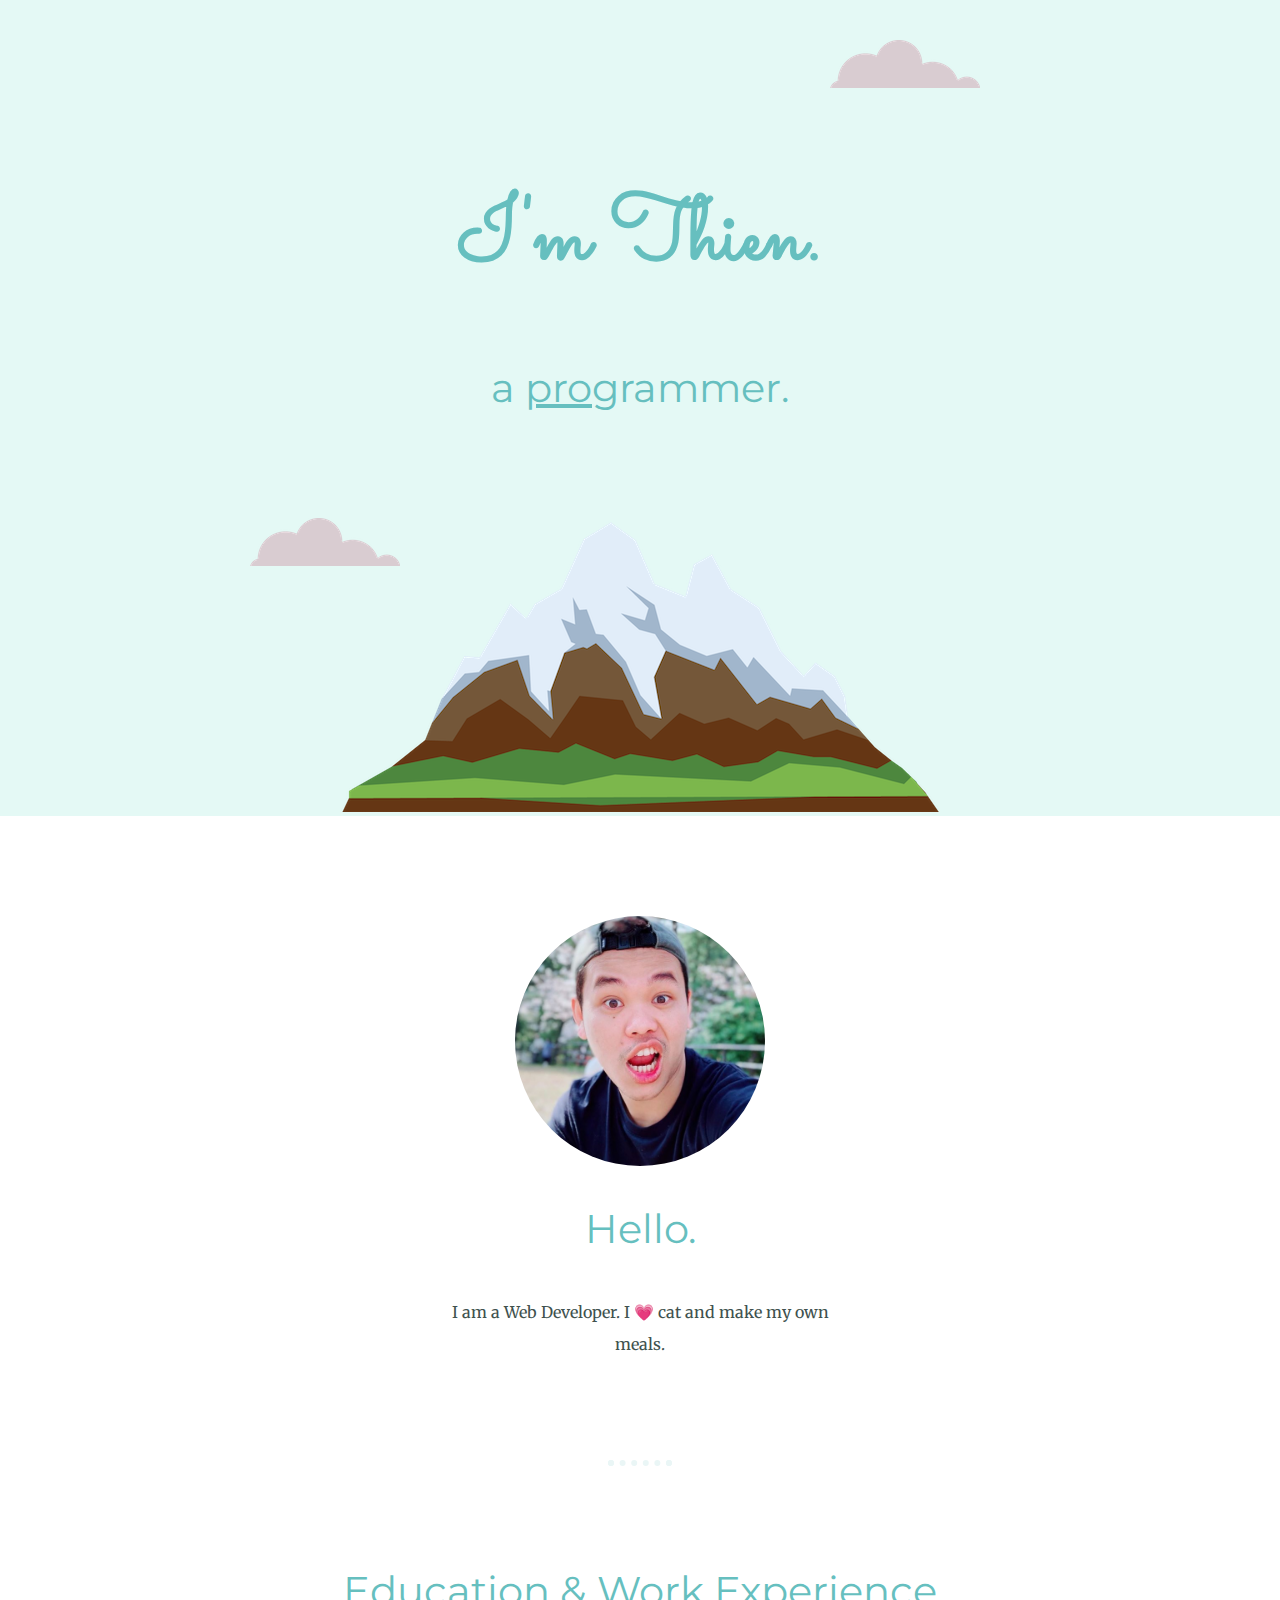
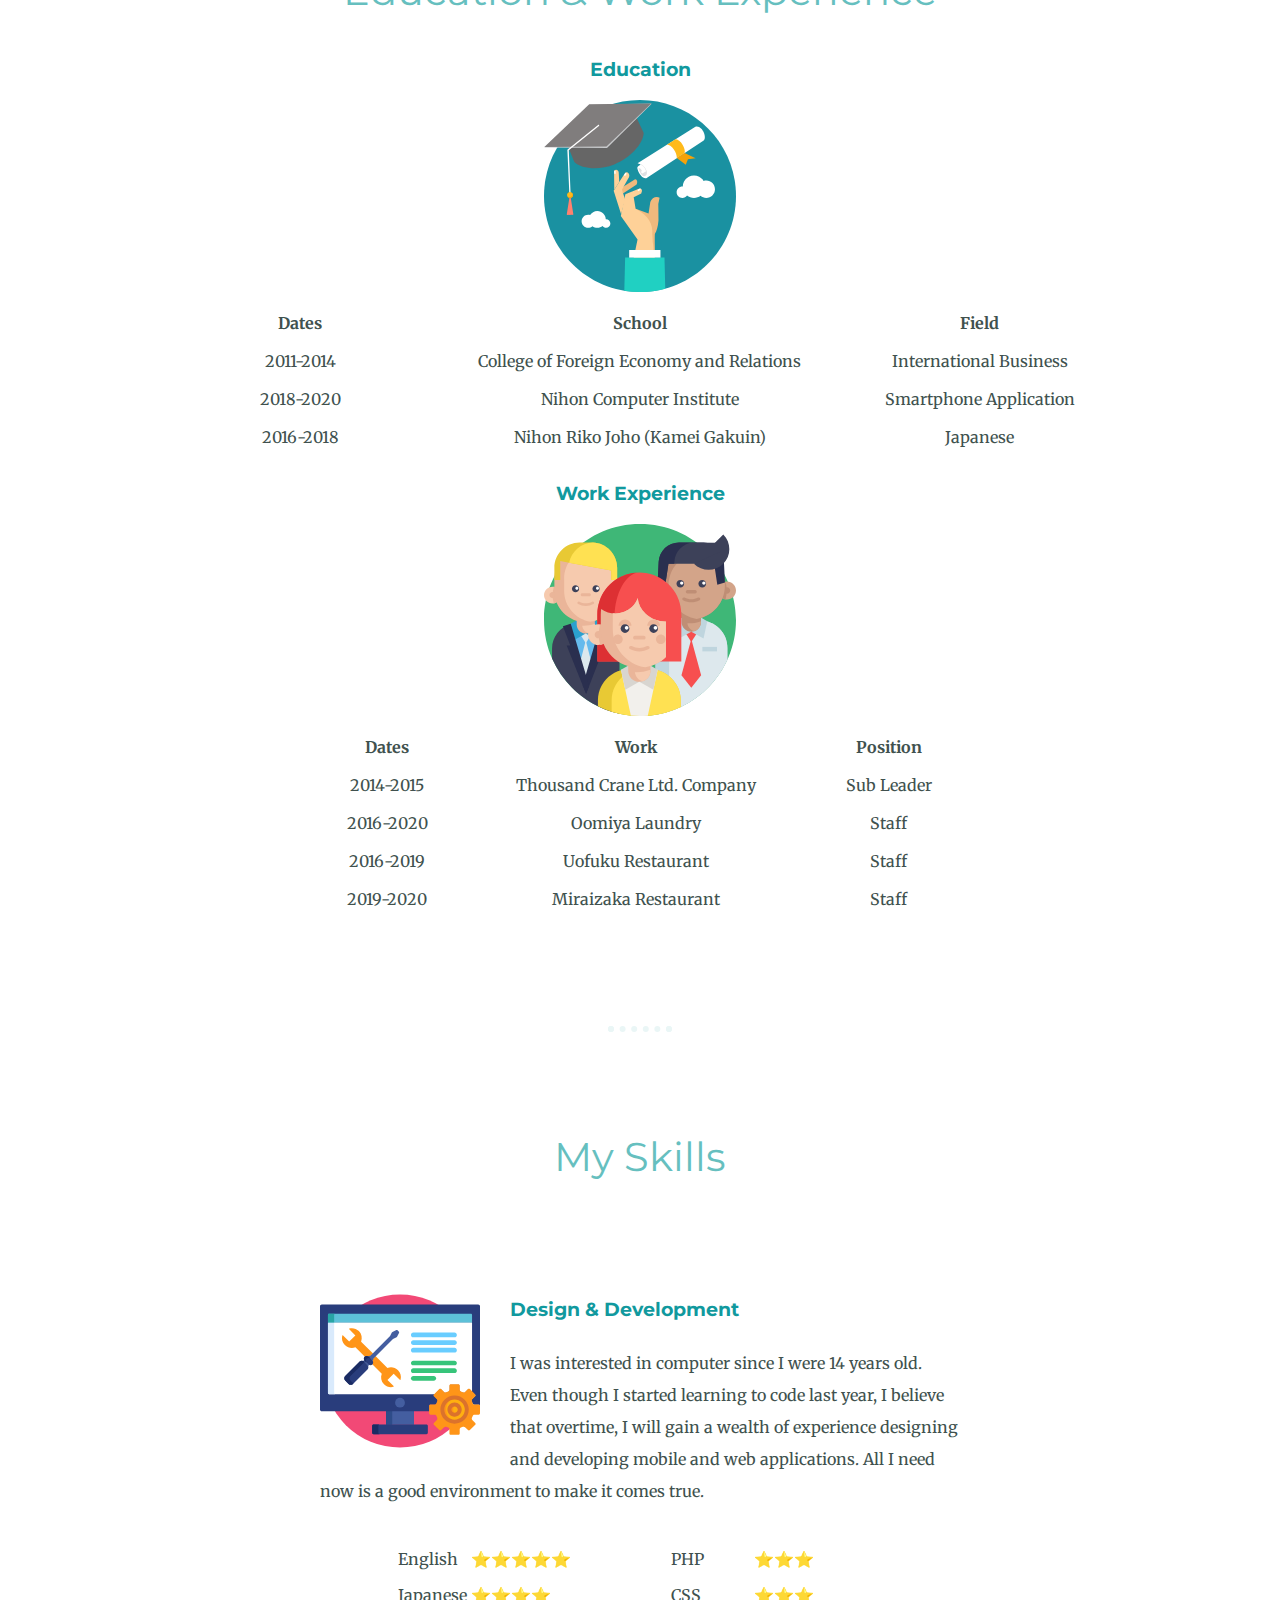
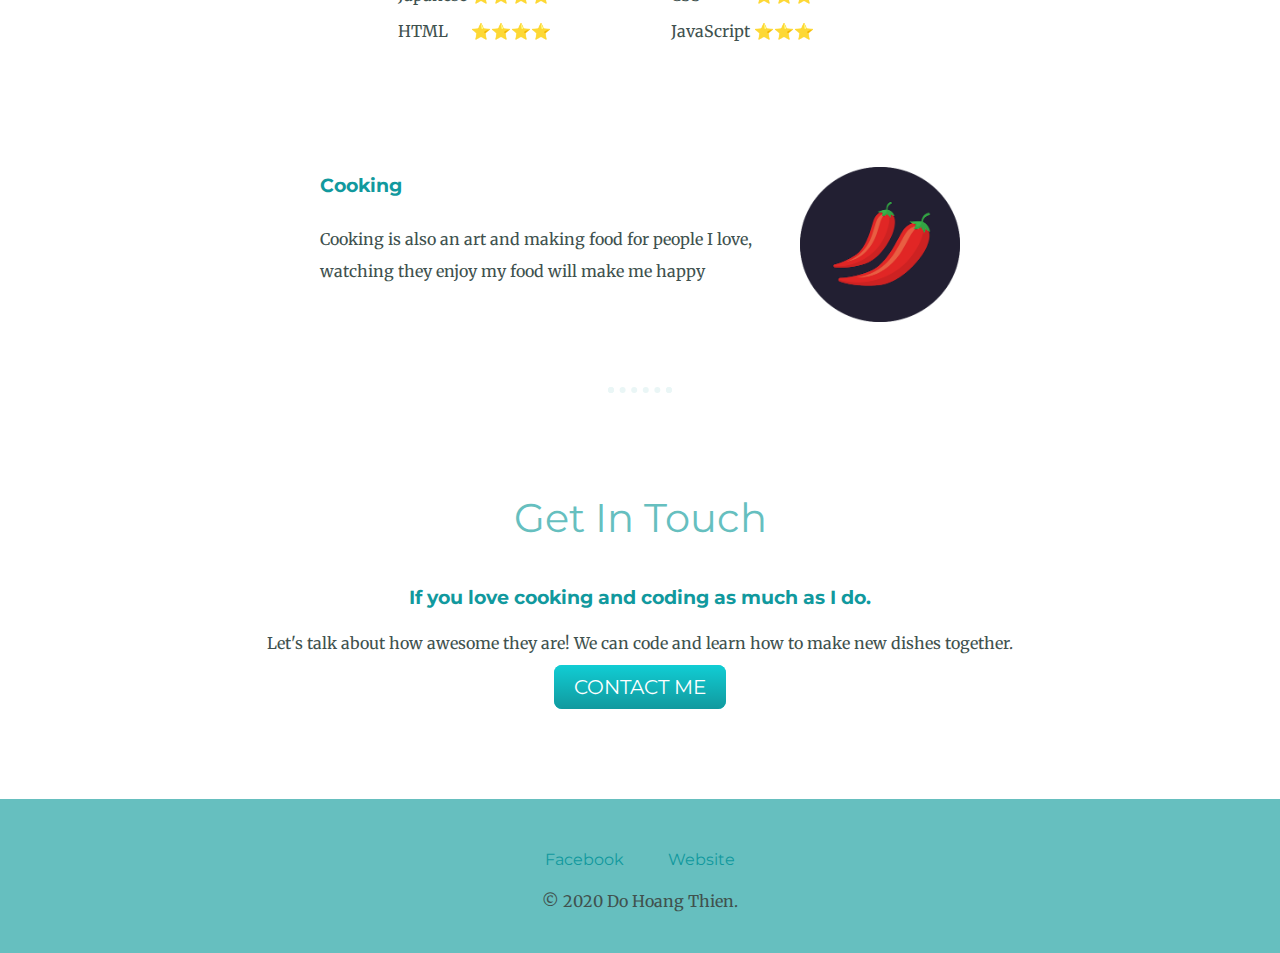
<file: index.html>
<!DOCTYPE html>
<html>

<head>
  <meta charset="utf-8">
  <title>Do Hoang Thien</title>
  <link rel="stylesheet" href="css/styles.css">
  <link rel="icon" href="favicon.ico">
  <link href="https://fonts.googleapis.com/css?family=Merriweather|Montserrat|Sacramento" rel="stylesheet">
</head>

<body>
  <div class="top-container">
    <img class="top-cloud" src="images/cloud.png" alt="cloud-img">
    <div class="title-text">
      <h1>I'm Thien.</h1>
      <h2>a <span class="pro">pro</span>grammer.</h2>
    </div>
    <img class="bottom-cloud" src="images/cloud.png" alt="cloud-img">
    <img class="mountain" src="images/mountain.png" alt="mountain-img">
  </div>

  <div class="middle-container">
    <div class="profile">
      <img src="images/profile.png" alt="profile-picture">
      <h2>Hello.</h2>
      <p class="intro">I am a Web Developer. I 💗 cat and make my own meals.</p>
    </div>
    <hr>

    <div class="education-working">
      <h2>Education & Work Experience</h2>
      <div class="edu&work-row">
        <h3>Education</h3>
        <img class="edu-img" src="images/education.svg" alt="edu-img">
        <div class="edu&work-row">
          <table class="education">
            <thead>
              <tr>
                <th>Dates</th>
                <th>School</th>
                <th>Field</th>
              </tr>
            </thead>
            <tbody>

            </tbody>
            <tfoot>

            </tfoot>
            <tr>
              <td>2011-2014</td>
              <td>College of Foreign Economy and Relations</td>
              <td>International Business</td>
            </tr>
            <tr>
              <td>2018-2020</td>
              <td>Nihon Computer Institute</td>
              <td>Smartphone Application</td>
            </tr>
            <tr>
              <td>2016-2018</td>
              <td>Nihon Riko Joho (Kamei Gakuin)</td>
              <td>Japanese</td>
            </tr>
          </table>
        </div>

        <h3>Work Experience</h3>
        <img class="work-img" src="images/work.svg" alt="work-img">
        <div class="edu&work-row">
          <table class="work-experience">
            <thead>
              <tr>
                <th>Dates</th>
                <th>Work</th>
                <th>Position</th>
              </tr>
            </thead>
            <tbody>

            </tbody>
            <tfoot>

            </tfoot>
            <tr>
              <td>2014-2015</td>
              <td>Thousand Crane Ltd. Company</td>
              <td>Sub Leader</td>
            </tr>
            <tr>
              <td>2016-2020</td>
              <td>Oomiya Laundry</td>
              <td>Staff</td>
            </tr>
            <tr>
              <td>2016-2019</td>
              <td>Uofuku Restaurant</td>
              <td>Staff</td>
            </tr>
            <tr>
              <td>2019-2020</td>
              <td>Miraizaka Restaurant</td>
              <td>Staff</td>
            </tr>
          </table>
        </div>
      </div>
    </div>
    <hr>

    <div class="skills">
      <h2>My Skills</h2>
      <div class="skill-row">
        <img class="code-img" src="images/skills.svg" alt="code-img">

        <h3>Design & Development</h3>
        <p>I was interested in computer since I were 14 years old. Even though I started learning to code last year, I believe that overtime, I will
          gain a wealth of experience designing and developing mobile and web applications. All I need now is a good environment to make it comes true.</p>
        <table class="work-skills">
          <tr>
            <td>
              <table>
                <tr>
                  <td>English</td>
                  <td> ⭐⭐⭐⭐⭐</td>
                </tr>
                <tr>
                  <td>Japanese</td>
                  <td> ⭐⭐⭐⭐</td>
                </tr>
                <tr>
                  <td>HTML</td>
                  <td>⭐⭐⭐⭐</td>
                </tr>
              </table>
            </td>
            <td>
              <table>
                <tr>
                  <td>PHP</td>
                  <td>⭐⭐⭐</td>
                </tr>
                <tr>
                  <td>CSS</td>
                  <td>⭐⭐⭐</td>
                </tr>
                <tr>
                  <td>JavaScript</td>
                  <td>⭐⭐⭐</td>
                </tr>
              </table>
            </td>
          </tr>
        </table>
      </div>

      <div class="skill-row">
        <img class="chilli-img" src="images/chillies.png" alt="chillies-img">

        <h3>Cooking</h3>
        <p>Cooking is also an art and making food for people I love, watching they enjoy my food will make me happy</p>
      </div>
    </div>
    <hr>

    <div class="contact-me">
      <h2>Get In Touch</h2>
      <h3>If you love cooking and coding as much as I do.</h3>
      <p>Let's talk about how awesome they are! We can code and learn how to make new dishes together.</p>
      <a class="btn" href="dohoangthien0203@gmail.com">CONTACT ME</a>
    </div>
  </div>


  <div class="bottom-container">
    <a class="footer-link" href="https://www.facebook.com/morality.god.hoangthien">Facebook</a>
    <a class="footer-link" href="https://morality410.github.io/cv/">Website</a>
    <p>© 2020 Do Hoang Thien.</p>
  </div>

</body>

</html>
</file>
<file: css/styles.css>
body {
  color: #40514E;
  margin: 0;
  text-align: center;
  font-family: 'Merriweather', serif;
}

h1 {
  color: #66BFBF;
  font-size: 5.625rem;
  line-height: 2;
  margin: 50px auto 0 auto;
  font-family: 'Sacramento', cursive;
}

h2 {
  color: #66BFBF;
  font-family: 'Montserrat', sans-serif;
  font-size: 2.5rem;
  font-weight: normal;
  padding-bottom: 10px;
}

h3 {
  color: #11999E;
  font-family: 'Montserrat', sans-serif;
}

p {
  line-height: 2;
}

hr {
  border: dotted #EAF6F6 6px;
  border-bottom: none;
  width: 4%;
  margin: 100px auto;
}

a {
  color: #11999E;
  font-family: 'Montserrat', sans-serif;
  margin: 10px 20px;
  text-decoration: none;
}

a:hover {
  color: #EAF6F6;
}

.top-container {
  background-color: #E4F9F5;
  position: relative;
  padding-top: 100px;
}

.middle-container {
  margin: 100px 0;
}

.bottom-container {
  background-color: #66BFBF;
  padding: 50px 0 20px;
}

.skill-row {
  width: 50%;
  margin: 100px auto 100px auto;
  text-align: left;
  line-height: 2;
}

.pro {
  text-decoration: underline;
}

.intro {
  width: 30%;
  margin: auto;
}

.contact-message {
  width: 40%;
  margin: 40px auto 60px;
}

.copyright {
  color: #EAF6F6;
  font-size: 0.75rem;
  padding: 20px 0;
}

.top-cloud {
  position: absolute;
  right: 300px;
  top: 40px;
}

.bottom-cloud {
  position: absolute;
  left: 250px;
  bottom: 250px;
}

.work-experience {
  object-position: center;
}

.code-img {
  width: 25%;
  float: left;
  margin-right: 30px;
}

.chilli-img {
  width: 25%;
  float: right;
  margin-left: 30px;
}

.education-row {
  width: 50%;
  margin: 100px auto 100px auto;
  text-align: left;
  line-height: 2;
}

.education {
  border-spacing: 5px 1rem;
  table-layout: fixed;
  width: 80%;
  margin: 0 auto;
}

.work-experience {
  border-spacing: 5px 1rem;
  table-layout: auto;
  width: 50%;
  margin: 0 auto;
}
.work-skills {
  border-spacing: 10px 1rem;
  table-layout: auto;
  width: 80%;
  margin: 0 auto;
}
.profile img {
  height: 250px;
  width: 250px;
  border-radius: 50%;
}

.edu-img {
  width: 15%;
}

.work-img {
  width: 15%;
}

.btn {
  background: #11cdd4;
  background-image: -webkit-linear-gradient(top, #11cdd4, #11999e);
  background-image: -moz-linear-gradient(top, #11cdd4, #11999e);
  background-image: -ms-linear-gradient(top, #11cdd4, #11999e);
  background-image: -o-linear-gradient(top, #11cdd4, #11999e);
  background-image: linear-gradient(to bottom, #11cdd4, #11999e);
  -webkit-border-radius: 8;
  -moz-border-radius: 8;
  border-radius: 8px;
  font-family: 'Montserrat', sans-serif;
  color: #ffffff;
  font-size: 20px;
  padding: 10px 20px 10px 20px;
  text-decoration: none;
}

.btn:hover {
  background: #30e3cb;
  background-image: -webkit-linear-gradient(top, #30e3cb, #2bc4ad);
  background-image: -moz-linear-gradient(top, #30e3cb, #2bc4ad);
  background-image: -ms-linear-gradient(top, #30e3cb, #2bc4ad);
  background-image: -o-linear-gradient(top, #30e3cb, #2bc4ad);
  background-image: linear-gradient(to bottom, #30e3cb, #2bc4ad);
  text-decoration: none;
}
</file>
